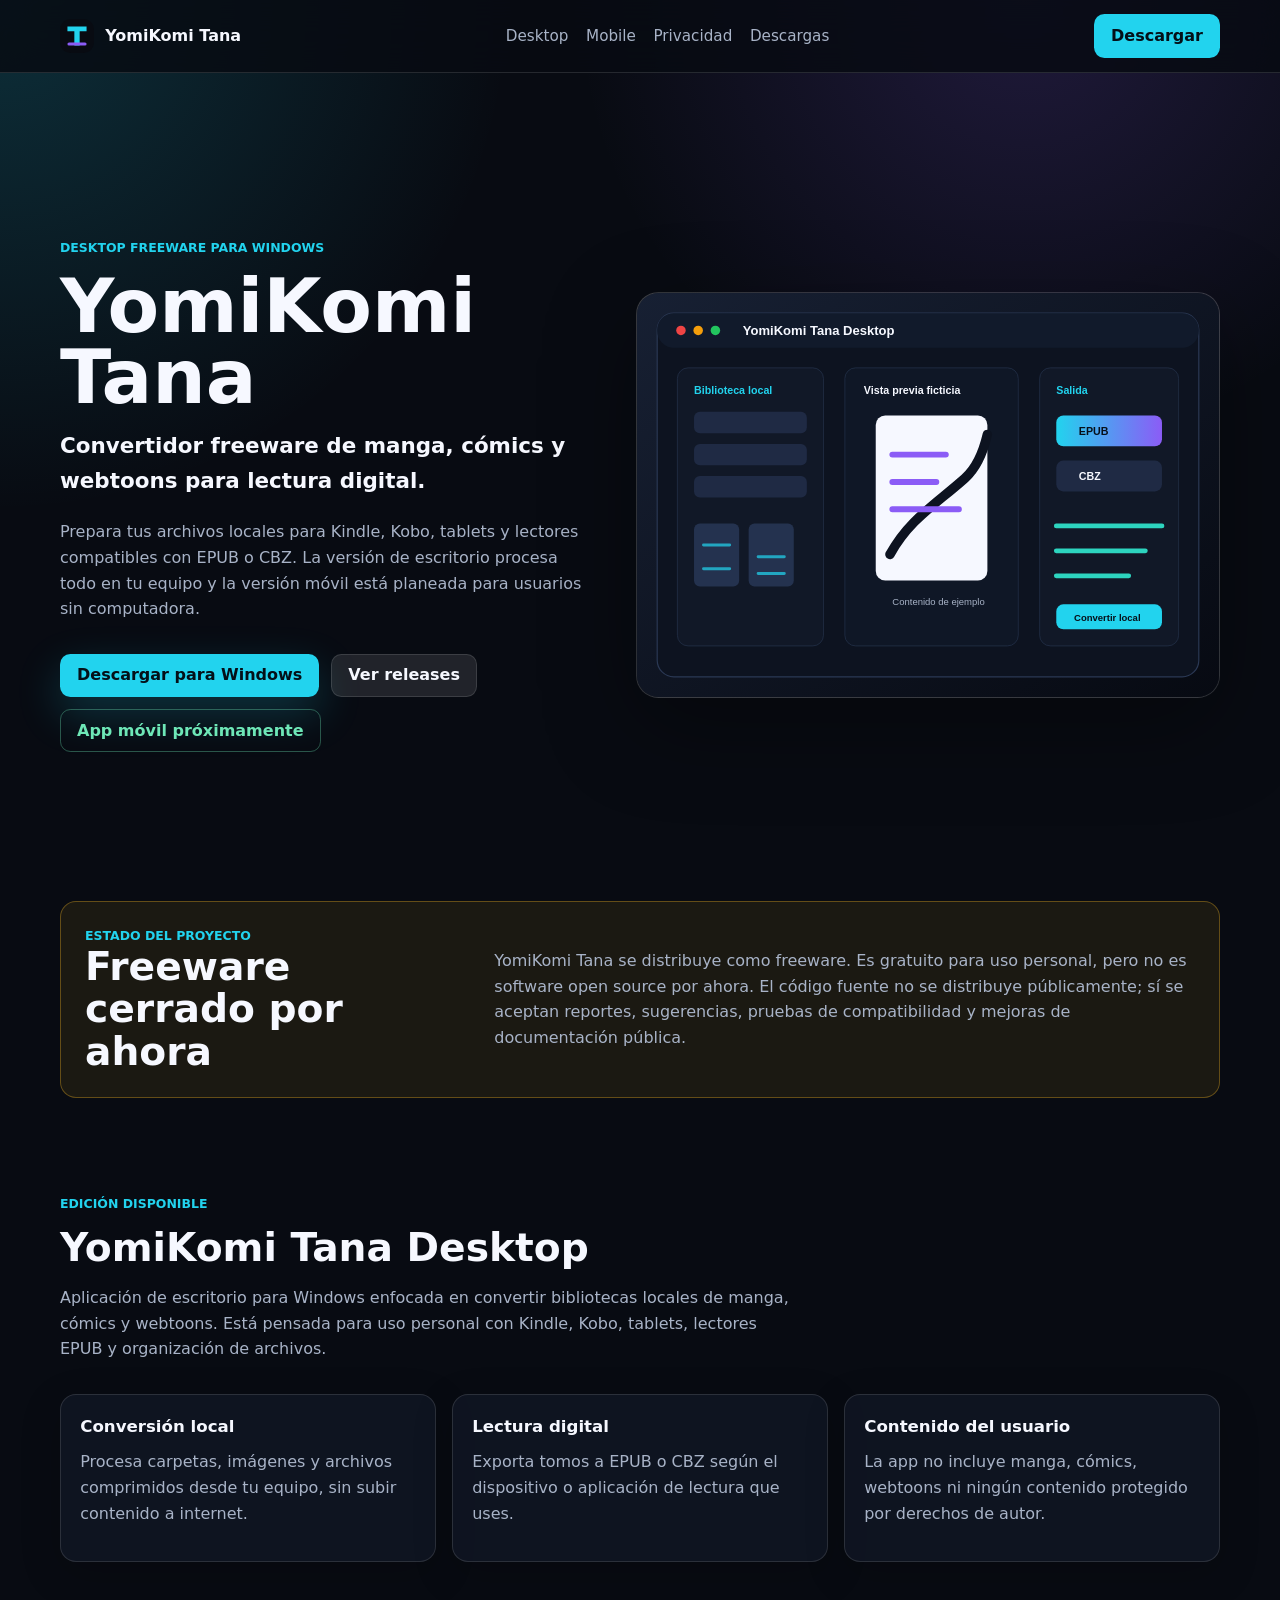
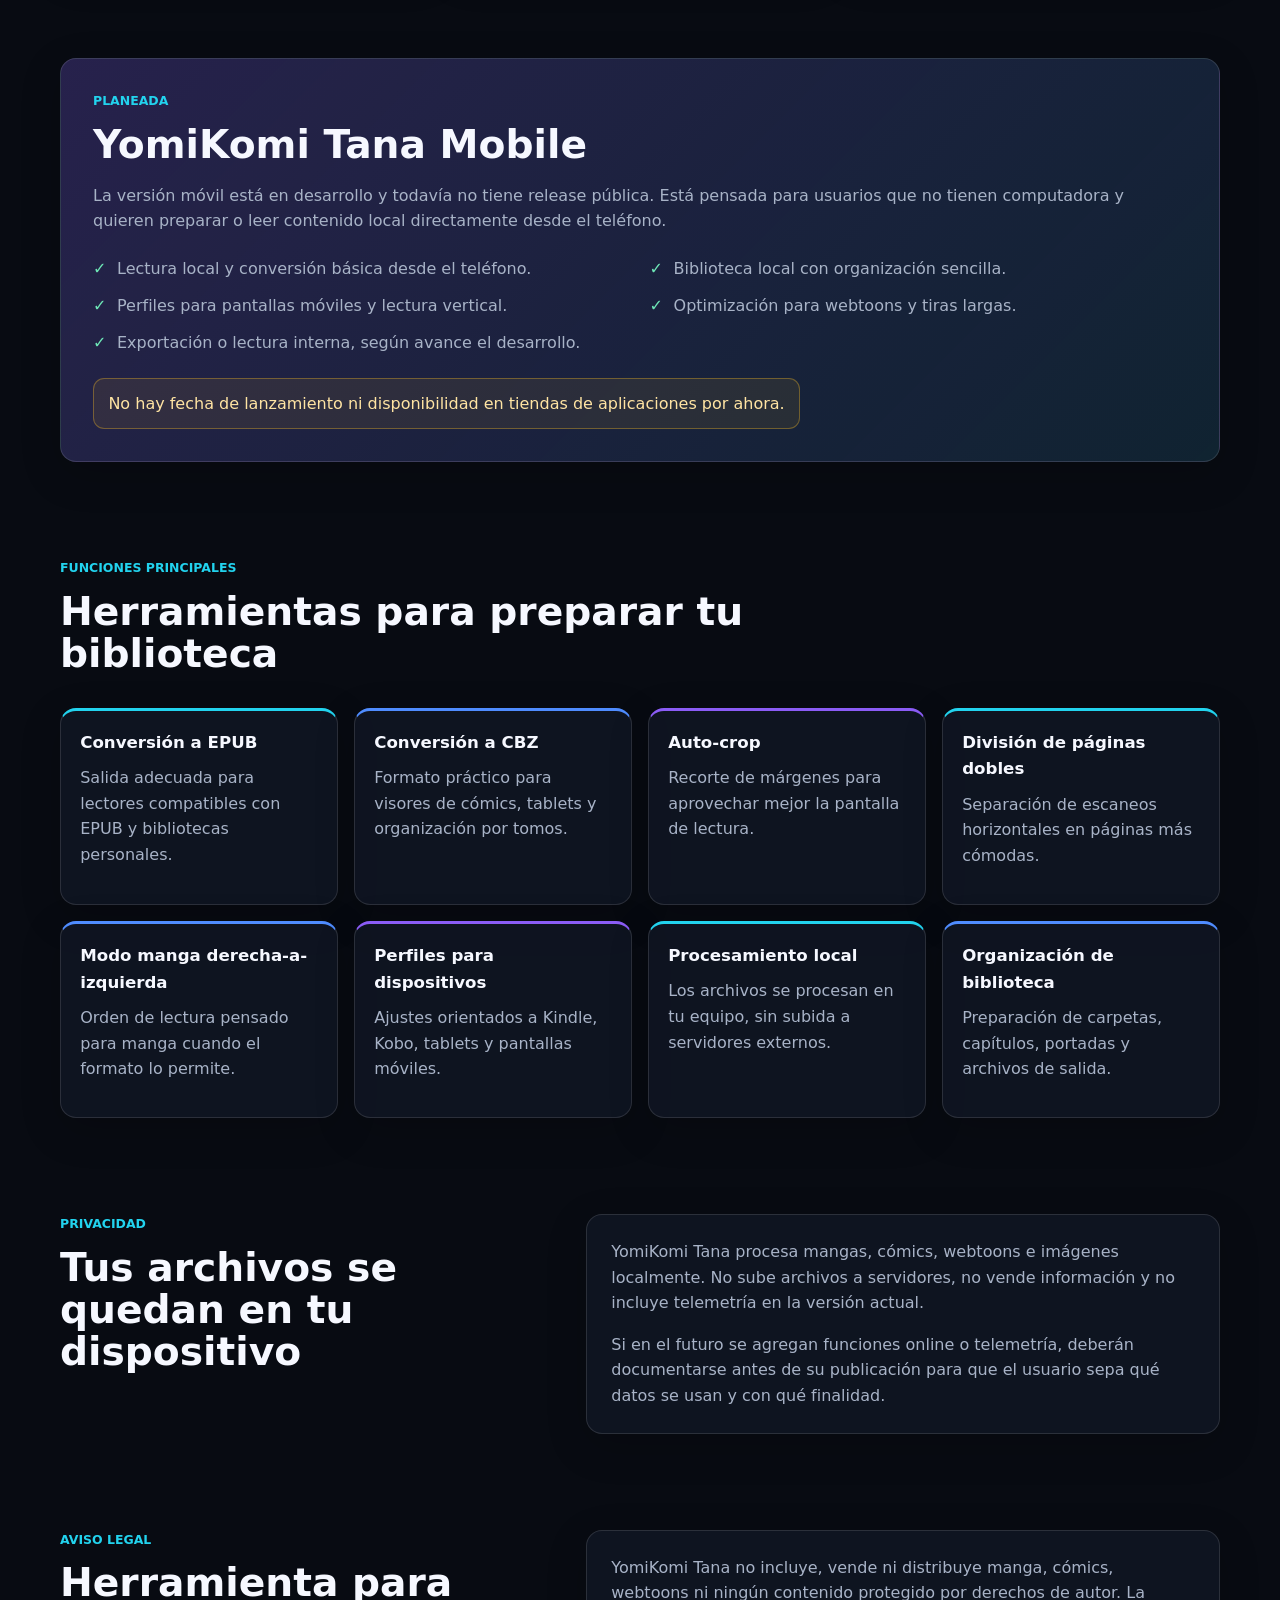
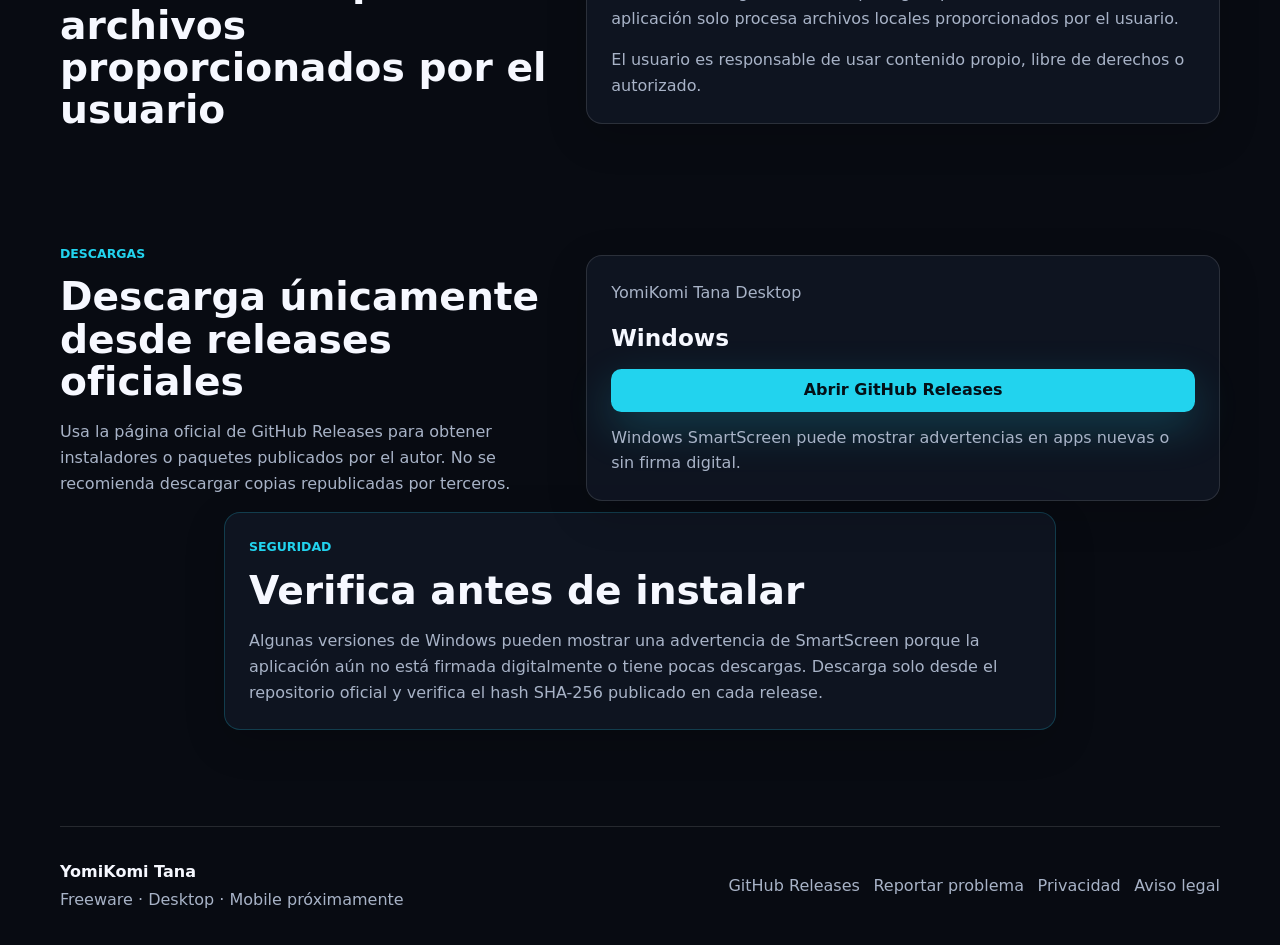
<file: site/index.html>
<!doctype html>
<html lang="es">
  <head>
    <meta charset="utf-8">
    <meta name="viewport" content="width=device-width, initial-scale=1">
    <title>YomiKomi Tana | Convertidor freeware de manga, cómics y webtoons</title>
    <meta
      name="description"
      content="YomiKomi Tana es una aplicación freeware para convertir manga, cómics y webtoons locales a EPUB y CBZ, con procesamiento offline para Windows y una versión móvil planeada."
    >
    <meta name="theme-color" content="#080b12">
    <meta property="og:title" content="YomiKomi Tana">
    <meta property="og:description" content="Convertidor freeware de manga, cómics y webtoons para lectura digital. Desktop para Windows y Mobile próximamente.">
    <meta property="og:type" content="website">
    <meta property="og:url" content="https://vict-or853.github.io/yomikomi-tana/">
    <meta property="og:image" content="https://vict-or853.github.io/yomikomi-tana/assets/app-preview.svg">
    <meta name="twitter:card" content="summary_large_image">
    <link rel="canonical" href="https://vict-or853.github.io/yomikomi-tana/">
    <link rel="icon" href="assets/favicon.svg" type="image/svg+xml">
    <link rel="stylesheet" href="styles.css">
  </head>
  <body>
    <a class="skip-link" href="#contenido">Saltar al contenido</a>

    <header class="site-header">
      <nav class="nav" aria-label="Navegación principal">
        <a class="brand" href="#inicio" aria-label="YomiKomi Tana">
          <img src="assets/favicon.svg" alt="" width="34" height="34">
          <span>YomiKomi Tana</span>
        </a>
        <div class="nav-links">
          <a href="#desktop">Desktop</a>
          <a href="#mobile">Mobile</a>
          <a href="#privacidad">Privacidad</a>
          <a href="#descargas">Descargas</a>
        </div>
        <a class="nav-download" href="https://github.com/Vict-or853/yomikomi-tana/releases" rel="noreferrer">
          Descargar
        </a>
      </nav>
    </header>

    <main id="contenido">
      <section class="hero" id="inicio" aria-labelledby="hero-title">
        <div class="hero-copy">
          <p class="eyebrow">Desktop freeware para Windows</p>
          <h1 id="hero-title">YomiKomi Tana</h1>
          <p class="subtitle">Convertidor freeware de manga, cómics y webtoons para lectura digital.</p>
          <p>
            Prepara tus archivos locales para Kindle, Kobo, tablets y lectores compatibles con EPUB o CBZ.
            La versión de escritorio procesa todo en tu equipo y la versión móvil está planeada para usuarios sin computadora.
          </p>
          <div class="hero-actions" aria-label="Acciones principales">
            <a class="button button-primary" href="https://github.com/Vict-or853/yomikomi-tana/releases" rel="noreferrer">Descargar para Windows</a>
            <a class="button button-secondary" href="https://github.com/Vict-or853/yomikomi-tana/releases" rel="noreferrer">Ver releases</a>
            <a class="button button-ghost" href="#mobile">App móvil próximamente</a>
          </div>
        </div>
        <div class="hero-visual" aria-label="Vista previa conceptual de YomiKomi Tana">
          <img src="assets/app-preview.svg" alt="Vista conceptual de una biblioteca local y opciones de conversión de YomiKomi Tana">
        </div>
      </section>

      <section class="status-band" aria-labelledby="status-title">
        <div>
          <p class="eyebrow">Estado del proyecto</p>
          <h2 id="status-title">Freeware cerrado por ahora</h2>
        </div>
        <p>
          YomiKomi Tana se distribuye como freeware. Es gratuito para uso personal, pero no es software open source por ahora.
          El código fuente no se distribuye públicamente; sí se aceptan reportes, sugerencias, pruebas de compatibilidad y mejoras de documentación pública.
        </p>
      </section>

      <section class="section edition-section" id="desktop" aria-labelledby="desktop-title">
        <div class="section-copy">
          <p class="eyebrow">Edición disponible</p>
          <h2 id="desktop-title">YomiKomi Tana Desktop</h2>
          <p>
            Aplicación de escritorio para Windows enfocada en convertir bibliotecas locales de manga, cómics y webtoons.
            Está pensada para uso personal con Kindle, Kobo, tablets, lectores EPUB y organización de archivos.
          </p>
        </div>
        <div class="edition-grid">
          <article>
            <h3>Conversión local</h3>
            <p>Procesa carpetas, imágenes y archivos comprimidos desde tu equipo, sin subir contenido a internet.</p>
          </article>
          <article>
            <h3>Lectura digital</h3>
            <p>Exporta tomos a EPUB o CBZ según el dispositivo o aplicación de lectura que uses.</p>
          </article>
          <article>
            <h3>Contenido del usuario</h3>
            <p>La app no incluye manga, cómics, webtoons ni ningún contenido protegido por derechos de autor.</p>
          </article>
        </div>
      </section>

      <section class="section mobile-section" id="mobile" aria-labelledby="mobile-title">
        <div class="mobile-panel">
          <p class="eyebrow">Planeada</p>
          <h2 id="mobile-title">YomiKomi Tana Mobile</h2>
          <p>
            La versión móvil está en desarrollo y todavía no tiene release pública. Está pensada para usuarios que no tienen computadora
            y quieren preparar o leer contenido local directamente desde el teléfono.
          </p>
          <ul class="check-list">
            <li>Lectura local y conversión básica desde el teléfono.</li>
            <li>Biblioteca local con organización sencilla.</li>
            <li>Perfiles para pantallas móviles y lectura vertical.</li>
            <li>Optimización para webtoons y tiras largas.</li>
            <li>Exportación o lectura interna, según avance el desarrollo.</li>
          </ul>
          <p class="note">No hay fecha de lanzamiento ni disponibilidad en tiendas de aplicaciones por ahora.</p>
        </div>
      </section>

      <section class="section" id="funciones" aria-labelledby="features-title">
        <div class="section-copy">
          <p class="eyebrow">Funciones principales</p>
          <h2 id="features-title">Herramientas para preparar tu biblioteca</h2>
        </div>
        <div class="feature-grid">
          <article><h3>Conversión a EPUB</h3><p>Salida adecuada para lectores compatibles con EPUB y bibliotecas personales.</p></article>
          <article><h3>Conversión a CBZ</h3><p>Formato práctico para visores de cómics, tablets y organización por tomos.</p></article>
          <article><h3>Auto-crop</h3><p>Recorte de márgenes para aprovechar mejor la pantalla de lectura.</p></article>
          <article><h3>División de páginas dobles</h3><p>Separación de escaneos horizontales en páginas más cómodas.</p></article>
          <article><h3>Modo manga derecha-a-izquierda</h3><p>Orden de lectura pensado para manga cuando el formato lo permite.</p></article>
          <article><h3>Perfiles para dispositivos</h3><p>Ajustes orientados a Kindle, Kobo, tablets y pantallas móviles.</p></article>
          <article><h3>Procesamiento local</h3><p>Los archivos se procesan en tu equipo, sin subida a servidores externos.</p></article>
          <article><h3>Organización de biblioteca</h3><p>Preparación de carpetas, capítulos, portadas y archivos de salida.</p></article>
        </div>
      </section>

      <section class="section split-section" id="privacidad" aria-labelledby="privacy-title">
        <div>
          <p class="eyebrow">Privacidad</p>
          <h2 id="privacy-title">Tus archivos se quedan en tu dispositivo</h2>
        </div>
        <div class="text-card">
          <p>
            YomiKomi Tana procesa mangas, cómics, webtoons e imágenes localmente. No sube archivos a servidores,
            no vende información y no incluye telemetría en la versión actual.
          </p>
          <p>
            Si en el futuro se agregan funciones online o telemetría, deberán documentarse antes de su publicación
            para que el usuario sepa qué datos se usan y con qué finalidad.
          </p>
        </div>
      </section>

      <section class="section split-section" id="legal" aria-labelledby="legal-title">
        <div>
          <p class="eyebrow">Aviso legal</p>
          <h2 id="legal-title">Herramienta para archivos proporcionados por el usuario</h2>
        </div>
        <div class="text-card">
          <p>
            YomiKomi Tana no incluye, vende ni distribuye manga, cómics, webtoons ni ningún contenido protegido por derechos de autor.
            La aplicación solo procesa archivos locales proporcionados por el usuario.
          </p>
          <p>
            El usuario es responsable de usar contenido propio, libre de derechos o autorizado.
          </p>
        </div>
      </section>

      <section class="section downloads-section" id="descargas" aria-labelledby="downloads-title">
        <div class="download-copy">
          <p class="eyebrow">Descargas</p>
          <h2 id="downloads-title">Descarga únicamente desde releases oficiales</h2>
          <p>
            Usa la página oficial de GitHub Releases para obtener instaladores o paquetes publicados por el autor.
            No se recomienda descargar copias republicadas por terceros.
          </p>
        </div>
        <div class="download-card">
          <span>YomiKomi Tana Desktop</span>
          <strong>Windows</strong>
          <a class="button button-primary" href="https://github.com/Vict-or853/yomikomi-tana/releases" rel="noreferrer">Abrir GitHub Releases</a>
          <p>Windows SmartScreen puede mostrar advertencias en apps nuevas o sin firma digital.</p>
        </div>
      </section>

      <section class="section security-section" id="seguridad" aria-labelledby="security-title">
        <p class="eyebrow">Seguridad</p>
        <h2 id="security-title">Verifica antes de instalar</h2>
        <p>
          Algunas versiones de Windows pueden mostrar una advertencia de SmartScreen porque la aplicación aún no está firmada digitalmente
          o tiene pocas descargas. Descarga solo desde el repositorio oficial y verifica el hash SHA-256 publicado en cada release.
        </p>
      </section>
    </main>

    <footer class="site-footer">
      <div>
        <strong>YomiKomi Tana</strong>
        <span>Freeware · Desktop · Mobile próximamente</span>
      </div>
      <nav aria-label="Enlaces finales">
        <a href="https://github.com/Vict-or853/yomikomi-tana/releases" rel="noreferrer">GitHub Releases</a>
        <a href="https://github.com/Vict-or853/yomikomi-tana/issues/new?template=bug_report.md" rel="noreferrer">Reportar problema</a>
        <a href="#privacidad">Privacidad</a>
        <a href="#legal">Aviso legal</a>
      </nav>
    </footer>
  </body>
</html>
</file>
<file: site/styles.css>
:root {
  --bg: #080b12;
  --panel: #101624;
  --panel-soft: #151d2d;
  --ink: #f6f8ff;
  --muted: #a8b3c7;
  --line: rgba(255, 255, 255, 0.12);
  --cyan: #22d3ee;
  --blue: #4f8cff;
  --violet: #8b5cf6;
  --green: #6ee7b7;
  --warning: #fbbf24;
  --shadow: 0 28px 90px rgba(0, 0, 0, 0.35);
}

* {
  box-sizing: border-box;
}

html {
  scroll-behavior: smooth;
}

body {
  margin: 0;
  color: var(--ink);
  background:
    radial-gradient(circle at top left, rgba(34, 211, 238, 0.18), transparent 32rem),
    radial-gradient(circle at 80% 0%, rgba(139, 92, 246, 0.18), transparent 28rem),
    var(--bg);
  font-family: Inter, ui-sans-serif, system-ui, -apple-system, BlinkMacSystemFont, "Segoe UI", sans-serif;
  line-height: 1.6;
}

a {
  color: inherit;
}

img {
  display: block;
  max-width: 100%;
}

.skip-link {
  position: absolute;
  left: 1rem;
  top: -5rem;
  z-index: 30;
  padding: 0.75rem 1rem;
  background: var(--cyan);
  color: #041018;
  border-radius: 0.5rem;
  font-weight: 800;
}

.skip-link:focus {
  top: 1rem;
}

.site-header {
  position: sticky;
  top: 0;
  z-index: 20;
  border-bottom: 1px solid var(--line);
  background: rgba(8, 11, 18, 0.84);
  backdrop-filter: blur(18px);
}

.nav,
.hero,
.status-band,
.section,
.site-footer {
  width: min(1160px, calc(100% - 2rem));
  margin-inline: auto;
}

.nav {
  display: flex;
  align-items: center;
  justify-content: space-between;
  min-height: 4.5rem;
  gap: 1rem;
}

.brand,
.nav-links,
.nav-download,
.button {
  display: inline-flex;
  align-items: center;
}

.brand {
  gap: 0.7rem;
  font-weight: 900;
  text-decoration: none;
}

.brand img {
  border-radius: 0.65rem;
}

.nav-links {
  gap: 1.1rem;
  color: var(--muted);
  font-size: 0.95rem;
}

.nav-links a,
.site-footer a {
  text-decoration: none;
}

.nav-links a:hover,
.site-footer a:hover {
  color: var(--cyan);
}

.nav-download,
.button {
  justify-content: center;
  min-height: 2.7rem;
  border: 1px solid transparent;
  border-radius: 0.65rem;
  padding: 0.72rem 1rem;
  font-weight: 850;
  line-height: 1;
  text-decoration: none;
}

.nav-download {
  color: #041018;
  background: var(--cyan);
}

.hero {
  display: grid;
  grid-template-columns: minmax(0, 0.95fr) minmax(20rem, 1.05fr);
  gap: 3rem;
  align-items: center;
  min-height: calc(100vh - 4.5rem);
  padding: 5rem 0 4rem;
}

.hero-copy p {
  max-width: 43rem;
}

.eyebrow {
  margin: 0 0 0.8rem;
  color: var(--cyan);
  font-size: 0.78rem;
  font-weight: 900;
  letter-spacing: 0;
  text-transform: uppercase;
}

h1,
h2,
h3,
p {
  margin-top: 0;
}

h1 {
  max-width: 11ch;
  margin-bottom: 1rem;
  font-size: 4.7rem;
  line-height: 0.95;
}

h2 {
  margin-bottom: 1rem;
  font-size: 2.45rem;
  line-height: 1.08;
}

h3 {
  margin-bottom: 0.55rem;
  font-size: 1.04rem;
}

p,
li {
  color: var(--muted);
}

.subtitle {
  color: var(--ink);
  font-size: 1.34rem;
  font-weight: 750;
}

.hero-actions {
  display: flex;
  flex-wrap: wrap;
  gap: 0.75rem;
  margin-top: 2rem;
}

.button-primary {
  color: #041018;
  background: var(--cyan);
  box-shadow: 0 16px 44px rgba(34, 211, 238, 0.22);
}

.button-secondary {
  color: var(--ink);
  background: rgba(255, 255, 255, 0.1);
  border-color: var(--line);
}

.button-ghost {
  color: var(--green);
  background: transparent;
  border-color: rgba(110, 231, 183, 0.34);
}

.hero-visual {
  overflow: hidden;
  border: 1px solid var(--line);
  border-radius: 1.4rem;
  background: linear-gradient(160deg, rgba(255, 255, 255, 0.1), rgba(255, 255, 255, 0.03));
  box-shadow: var(--shadow);
}

.hero-visual img {
  width: 100%;
}

.status-band {
  display: grid;
  grid-template-columns: 0.7fr 1.3fr;
  gap: 2rem;
  align-items: center;
  padding: 1.5rem;
  border: 1px solid rgba(251, 191, 36, 0.32);
  border-radius: 1rem;
  background: rgba(251, 191, 36, 0.08);
}

.status-band h2,
.status-band p {
  margin-bottom: 0;
}

.section {
  padding: 6rem 0 0;
}

.section-copy {
  max-width: 46rem;
}

.edition-grid,
.feature-grid {
  display: grid;
  gap: 1rem;
  margin-top: 2rem;
}

.edition-grid {
  grid-template-columns: repeat(3, 1fr);
}

.feature-grid {
  grid-template-columns: repeat(4, 1fr);
}

.edition-grid article,
.feature-grid article,
.text-card,
.download-card,
.mobile-panel,
.security-section {
  border: 1px solid var(--line);
  border-radius: 1rem;
  background: rgba(16, 22, 36, 0.82);
  box-shadow: 0 12px 40px rgba(0, 0, 0, 0.18);
}

.edition-grid article,
.feature-grid article {
  padding: 1.2rem;
}

.feature-grid article {
  min-height: 11rem;
}

.feature-grid article:nth-child(3n + 1) {
  border-top: 3px solid var(--cyan);
}

.feature-grid article:nth-child(3n + 2) {
  border-top: 3px solid var(--blue);
}

.feature-grid article:nth-child(3n) {
  border-top: 3px solid var(--violet);
}

.mobile-section {
  width: 100%;
  max-width: none;
  padding: 6rem max(1rem, calc((100% - 1160px) / 2)) 0;
}

.mobile-panel {
  padding: 2rem;
  background:
    linear-gradient(135deg, rgba(139, 92, 246, 0.2), rgba(34, 211, 238, 0.08)),
    rgba(16, 22, 36, 0.9);
}

.check-list {
  display: grid;
  grid-template-columns: repeat(2, minmax(0, 1fr));
  gap: 0.7rem 1.2rem;
  margin: 1.4rem 0;
  padding: 0;
  list-style: none;
}

.check-list li {
  position: relative;
  padding-left: 1.5rem;
}

.check-list li::before {
  position: absolute;
  left: 0;
  color: var(--green);
  content: "✓";
  font-weight: 900;
}

.note {
  display: inline-flex;
  margin-bottom: 0;
  padding: 0.75rem 0.9rem;
  border: 1px solid rgba(251, 191, 36, 0.34);
  border-radius: 0.7rem;
  background: rgba(251, 191, 36, 0.08);
  color: #ffe4a3;
}

.split-section,
.downloads-section {
  display: grid;
  grid-template-columns: minmax(0, 0.78fr) minmax(20rem, 1fr);
  gap: 2rem;
  align-items: start;
}

.text-card,
.download-card,
.security-section {
  padding: 1.5rem;
}

.text-card p:last-child,
.download-card p:last-child,
.security-section p:last-child {
  margin-bottom: 0;
}

.downloads-section {
  align-items: center;
}

.download-card {
  display: grid;
  gap: 0.8rem;
}

.download-card span {
  color: var(--muted);
}

.download-card strong {
  font-size: 1.45rem;
}

.download-card .button {
  width: 100%;
}

.security-section {
  max-width: 52rem;
  border-color: rgba(34, 211, 238, 0.22);
}

.site-footer {
  display: flex;
  justify-content: space-between;
  gap: 1rem;
  margin-top: 6rem;
  padding: 2rem 0;
  border-top: 1px solid var(--line);
}

.site-footer div,
.site-footer nav {
  display: flex;
  gap: 0.85rem;
}

.site-footer div {
  flex-direction: column;
  gap: 0.15rem;
}

.site-footer span {
  color: var(--muted);
}

.site-footer nav {
  flex-wrap: wrap;
  align-items: center;
  justify-content: flex-end;
  color: var(--muted);
}

@media (max-width: 960px) {
  .nav-links {
    display: none;
  }

  .hero,
  .status-band,
  .split-section,
  .downloads-section {
    grid-template-columns: 1fr;
  }

  .hero {
    min-height: auto;
  }

  .edition-grid,
  .feature-grid,
  .check-list {
    grid-template-columns: repeat(2, 1fr);
  }
}

@media (max-width: 640px) {
  .nav-download {
    padding-inline: 0.8rem;
  }

  .hero {
    padding-top: 3.5rem;
  }

  h1 {
    font-size: 3rem;
  }

  h2 {
    font-size: 2rem;
  }

  .button,
  .hero-actions {
    width: 100%;
  }

  .edition-grid,
  .feature-grid,
  .check-list {
    grid-template-columns: 1fr;
  }

  .site-footer {
    flex-direction: column;
  }

  .site-footer nav {
    justify-content: flex-start;
  }
}
</file>
